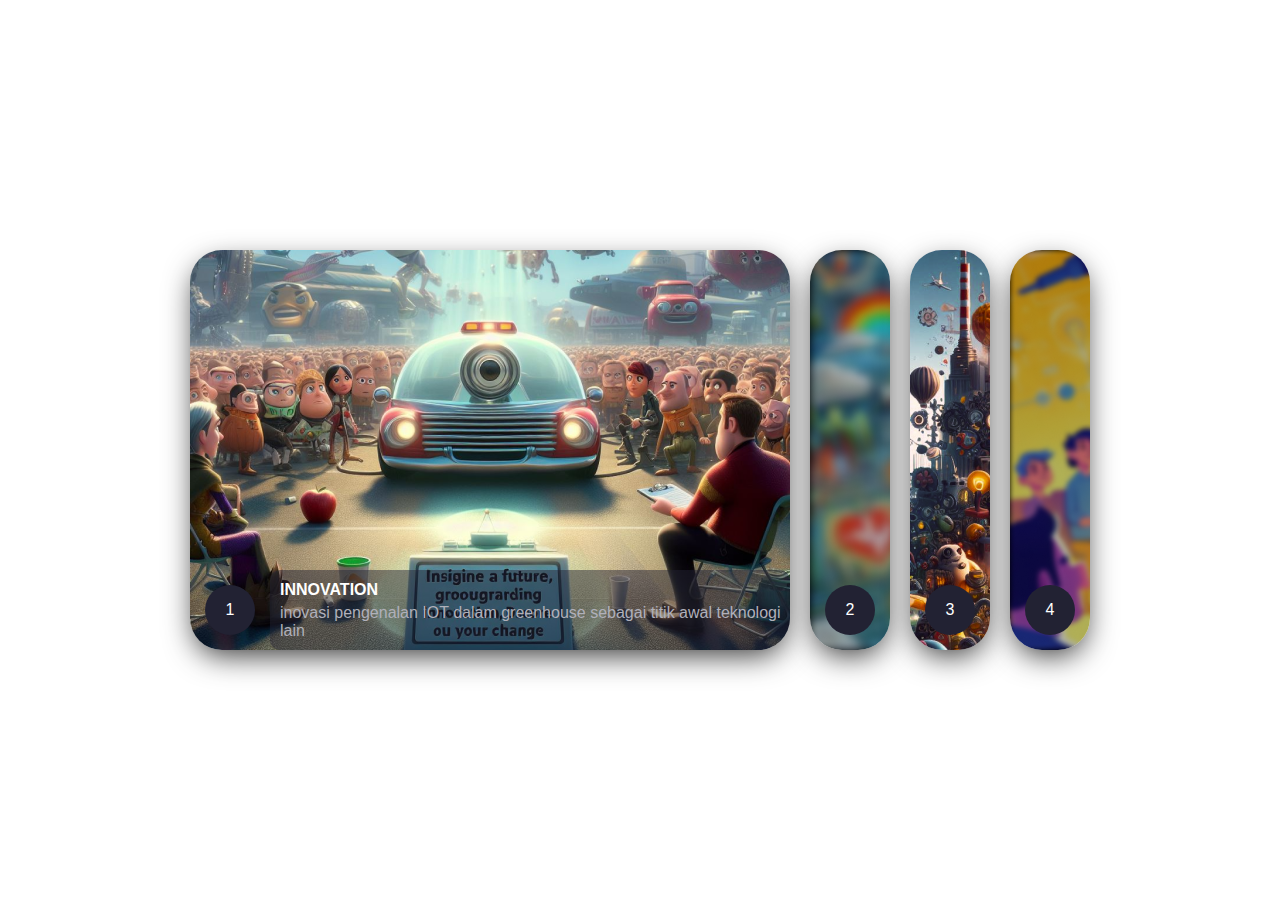
<file: cardinfo.html>
<!DOCTYPE html>
<html lang="en">
<head>
    <meta charset="UTF-8">
    <meta name="viewport" content="width=device-width, initial-scale=1.0">
    <link rel="stylesheet" href="cardinfo.css">
    <title>Animated Flex Cards</title>
</head>
<body>
    <div class="wrapper">
        <div class="container">
            <input type="radio" name="slide" id="c1" checked>
            <label for="c1" class="card">
                <div class="row">
                    <div class="icon">1</div>
                    <div class="description">
                        <h4>INNOVATION</h4>
                        <p>inovasi pengenalan IOT dalam greenhouse sebagai titik awal teknologi lain</p>
                    </div>
                </div>
            </label>
            <input type="radio" name="slide" id="c2" >
            <label for="c2" class="card">
                <div class="row">
                    <div class="icon">2</div>
                    <div class="description">
                        <h4>SMART</h4>
                        <p>Teknologi IOT yang dapat menentukan pilihan sang petani </p>
                    </div>
                </div>
            </label>
            <input type="radio" name="slide" id="c3" >
            <label for="c3" class="card">
                <div class="row">
                    <div class="icon">3</div>
                    <div class="description">
                        <h4>FUTURE</h4>
                        <p>perangkat keras dan lunak untuk keberlangsungan sistem dimasa depan</p>
                    </div>
                </div>
            </label>
            <input type="radio" name="slide" id="c4" >
            <label for="c4" class="card">
                <div class="row">
                    <div class="icon">4</div>
                    <div class="description">
                        <h4>TECHNOLOGY</h4>
                        <p>teknolgi yang mencampurkan internet dengan ekosistem tumbuhan </p>
                    </div>
                </div>
            </label>
        </div>
    </div>
</body>
</html>
</file>
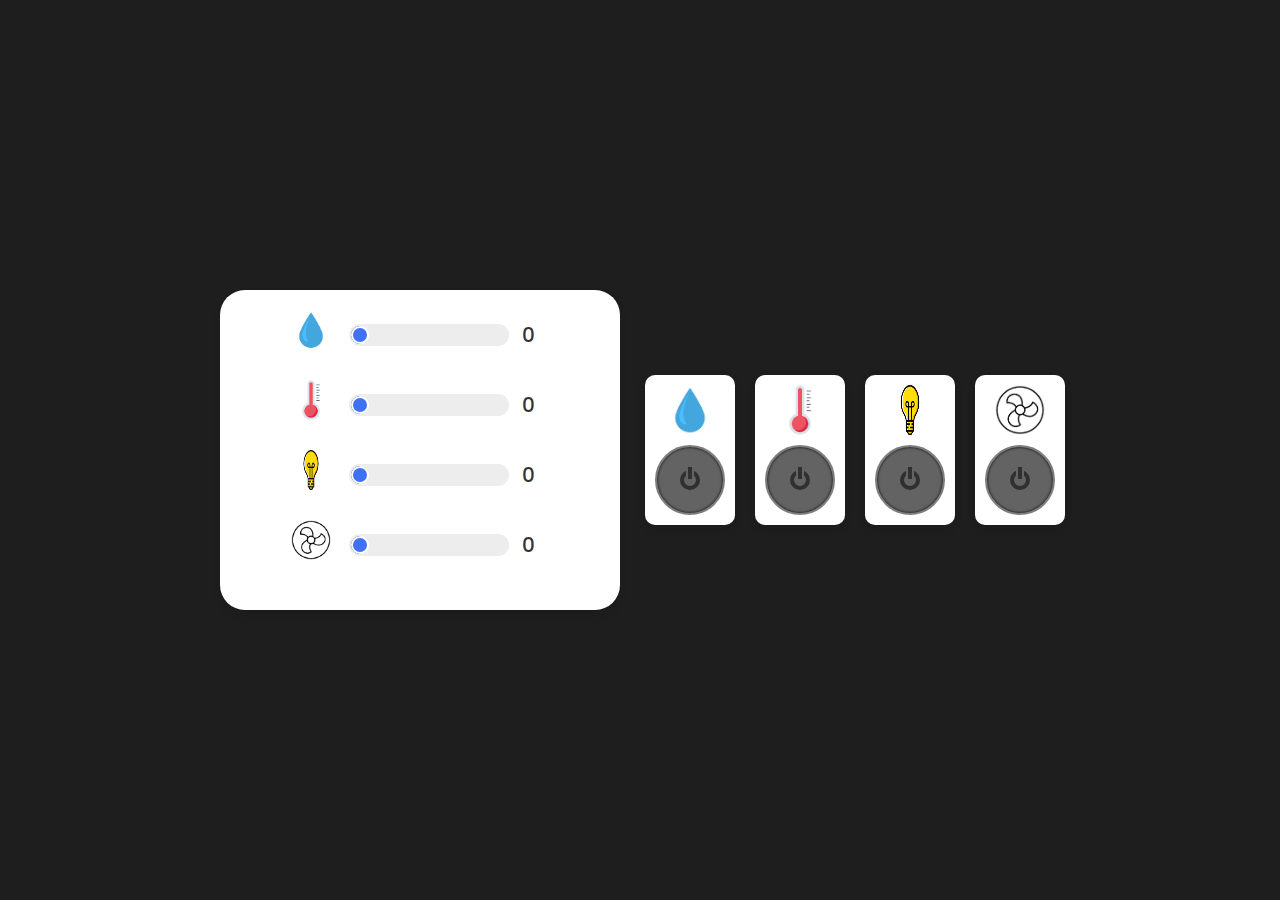
<file: controll.html>
<!DOCTYPE html>
<html lang="en">
  <head>
    <meta charset="UTF-8" />
    <meta http-equiv="X-UA-Compatible" content="IE=edge" />
    <meta name="viewport" content="width=device-width, initial-scale=1.0" />
    <title>Range Slider in HTML CSS & JavaScript</title>
    <!-- CSS -->
    <link rel="stylesheet" href="controll.css" />
    <!-- Unicons CSS -->
    <link
      rel="stylesheet"
      href="https://unicons.iconscout.com/release/v4.0.0/css/line.css"
    />
  </head>
  <body>


   

    <div class="wrapper">
      <div class="slider-item" data-icon="icon air.png">
        <img class="icon" src="assets/icon air.png" alt="Icon 1">
        <input type="range" min="0" step="1" max="100" value="0" />
        <span class="slide-value">0</span>
      </div>

      <div class="slider-item" data-icon="icon temp.png">
        <img class="icon" src="assets/icon kipas.png" alt="Icon 2">
        <input type="range" min="0" step="1" max="100" value="0" />
        <span class="slide-value">0</span>
      </div>

      <div class="slider-item" data-icon="icon lampu.png">
        <img class="icon" src="assets/icon lampu.png" alt="Icon 3">
        <input type="range" min="0" step="1" max="100" value="0" />
        <span class="slide-value">0</span>
      </div>

      <div class="slider-item" data-icon="icon kipas.png">
        <img class="icon" src="assets/icon temp.png" alt="Icon 4">
        <input type="range" min="0" step="1" max="100" value="0" />
        <span class="slide-value">0</span>
      </div>
    </div>


   
   
    <div class="card">
        <div class="card-content">
            <img src="assets/icon air.png" alt="Icon 1">
            <input type="checkbox" id="checkbox1" class="checkbox">
            <label for="checkbox1" class="switch">
                <div class="powersign"></div>
            </label>
        </div>
    </div>

    <div class="card">
        <div class="card-content">
            <img src="assets/icon temp.png" alt="Icon 2">
            <input type="checkbox" id="checkbox2" class="checkbox">
            <label for="checkbox2" class="switch">
                <div class="powersign"></div>
            </label>
        </div>
    </div>

    <div class="card">
        <div class="card-content">
            <img src="assets/icon lampu.png" alt="Icon 3">
            <input type="checkbox" id="checkbox3" class="checkbox">
            <label for="checkbox3" class="switch">
                <div class="powersign"></div>
            </label>
        </div>
    </div>

    <div class="card">
        <div class="card-content">
            <img src="assets/icon kipas.png" alt="Icon 4">
            <input type="checkbox" id="checkbox4" class="checkbox">
            <label for="checkbox4" class="switch">
                <div class="powersign"></div>
            </label>
        </div>
    </div>

    <script src="controll.js"></script>
  </body>
</html>
</file>
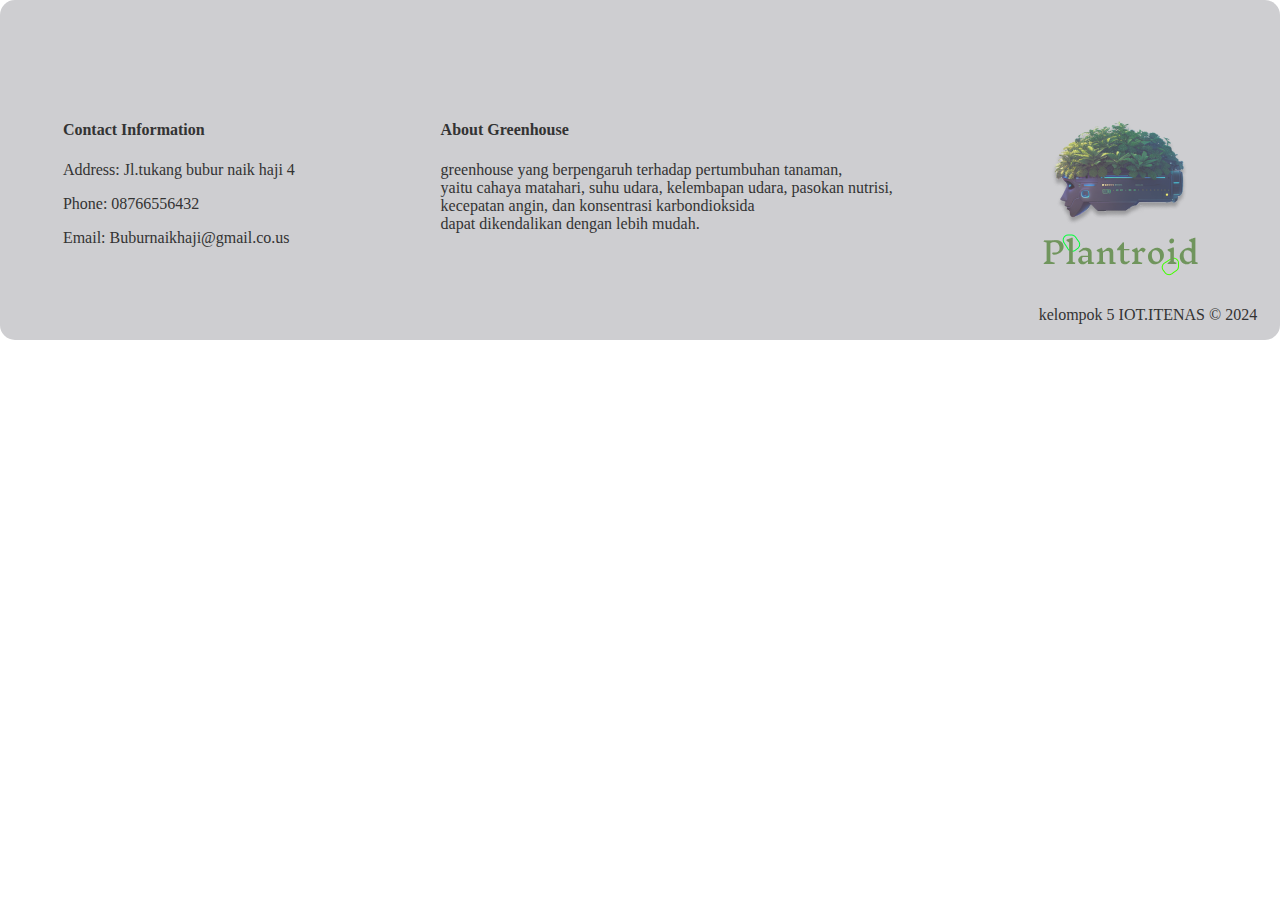
<file: footer.html>
<!DOCTYPE html>
<html lang="en">
<head>
  <meta charset="UTF-8">
  <meta name="viewport" content="width=device-width, initial-scale=1.0">
  <link rel="stylesheet" href="footer.css">
  <title>Your Website</title>
</head>
<body>
  <!-- Your website content goes here -->

  <footer>
    <div class="contact-info">
      <h4>Contact Information</h4>
      <p>Address: Jl.tukang bubur naik haji 4</p>
      <p>Phone: 08766556432</p>
      <p>Email: Buburnaikhaji@gmail.co.us</p>
    </div>

    <div class="about-greenhouse">
      <h4>About Greenhouse</h4>
      <p>greenhouse yang berpengaruh terhadap pertumbuhan tanaman, <br>yaitu cahaya matahari, suhu udara, kelembapan udara, pasokan nutrisi,<br> kecepatan angin, dan konsentrasi karbondioksida<br> dapat dikendalikan dengan lebih mudah.</p>
    </div>

    <div class="logo">
      <img src="assets/logo final.png" alt="Greenhouse Logo">
    </div>

    <!-- <div class="social-icons-container">
      <div class="social-icons">
        <a href="#" target="_blank"><img src="assets/icon/github.jpeg" alt="github"></a>
        <a href="#" target="_blank"><img src="assets/icon/IG.jpeg" alt="IG"></a>
        <a href="#" target="_blank"><img src="assets/icon/WA.jpeg" alt="Whatsapp"></a>
      </div>
    </div> -->

    <div class="served">
      <p>kelompok 5 IOT.ITENAS &copy; 2024</p>
    </div>
  </footer>

</body>
</html>
</file>
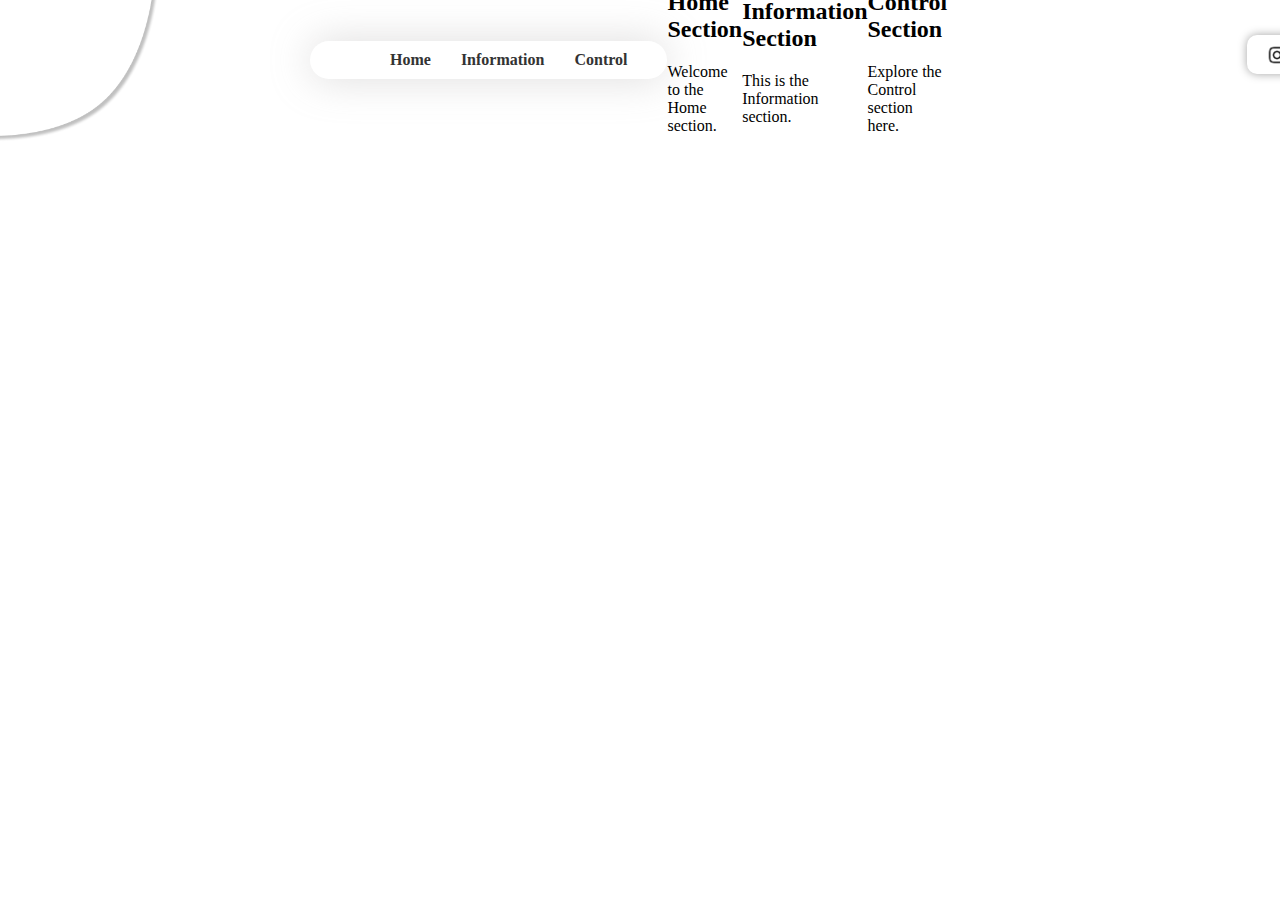
<file: header.html>
<!DOCTYPE html>
<html lang="en">
<head>
    <meta charset="UTF-8">
    <meta name="viewport" content="width=device-width, initial-scale=1.0">

    <link rel="stylesheet" href="header.css">

    <title>Plantroid</title>
</head>
<body>
   
    <div class="header">
        
        <img id="shape" src="assets/shape putih.png" alt="">
        
        <a href="#default" class="logo">
            <img id="logo_gambar" src="assets/logo final.png" alt="logo_web"></a>
            
            <div class="box">
                <ul class="nav">
                  <li><a href="#home">Home</a></li>
                  <li><a href="#information">Information</a></li>
                  <li><a href="#control">Control</a></li>
                </ul>
              </div>
              
              <div id="home" class="content">
                <h2>Home Section</h2>
                <p>Welcome to the Home section.</p>
              </div>
              
              <div id="information" class="content">
                <h2>Information Section</h2>
                <p>This is the Information section.</p>
              </div>
              
              <div id="control" class="content">
                <h2>Control Section</h2>
                <p>Explore the Control section here.</p>
              </div>

            <div class="box2">
                <ul class="icon" id="instagram-icon">
                    <li class="dropdown">
                        <a href="#">
                            <img src="assets/icon/IG.jpeg" alt="">
                        </a>
                        <ul class="dropdown-content">
                            <li><a href="#">Link 1</a></li>
                            <li><a href="#">Link 2</a></li>
                            <li><a href="#">Link 3</a></li>
                            <li><a href="#">Link 4</a></li>
                            <li><a href="#">Link 5</a></li>
                        </ul>
                    </li>
                    <li><a href=""><img src="assets/icon/github.jpeg" alt=""></a></li>
                    <li><a href=""><img src="assets/icon/WA.jpeg" alt=""></a></li>
                </ul>
            </div>
           
    </div> 

    <script src="script.js"></script>
    <script src="scripts.js"></script>
</body>
</html>
</file>
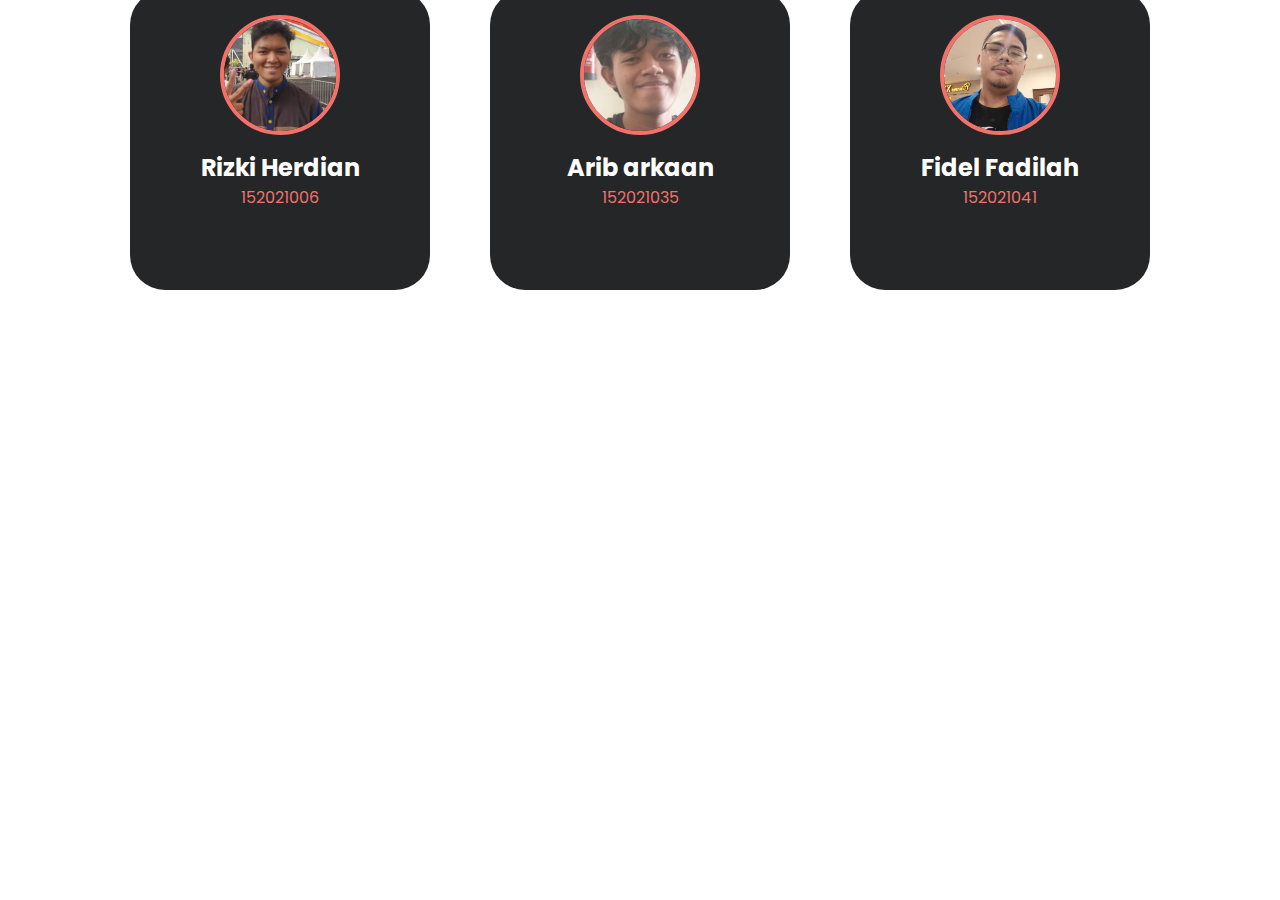
<file: profile.html>
<!DOCTYPE html>
<html lang="en">

<head>
    <meta charset="UTF-8" />
    <meta http-equiv="X-UA-Compatible" content="IE=edge" />
    <meta name="viewport" content="width=device-width, initial-scale=1.0" />
    <title>Profile Cards</title>
    <link rel="stylesheet" href="https://cdnjs.cloudflare.com/ajax/libs/font-awesome/6.0.0-beta2/css/all.min.css"
        integrity="sha512-YWzhKL2whUzgiheMoBFwW8CKV4qpHQAEuvilg9FAn5VJUDwKZZxkJNuGM4XkWuk94WCrrwslk8yWNGmY1EduTA=="
        crossorigin="anonymous" referrerpolicy="no-referrer" />
    <link rel="stylesheet" href="profile.css" />
</head>

<body>
    <div class="card">
        <div class="card__img">
            <img src="assets/herdi.png" alt="" />
        </div>
        <h2>Rizki Herdian</h2>
        <p>152021006</p>
        <div class="card__social">
            <a target="_black" href="https://www.instagram.com/mr.herdian1/?hl=id">
                <i class="fab fa-instagram"></i>
            </a>
            <a target="_black" href="#">
                <i class="fab fa-github"></i>
            </a>
        </div>

    </div>

    <!-- Repeat the above card structure for the next two profiles -->

    <!-- Second Card -->
    <div class="card">
        <div class="card__img">
            <img src="assets/arib.png" alt="" />
        </div>
        <h2>Arib arkaan</h2>
        <p>152021035</p>
        <div class="card__social">
            <a target="_black" href="https://www.instagram.com/aribarkan1/?hl=id">
                <i class="fab fa-instagram"></i>
            </a>
            <a target="_black" href="https://github.com/AribArkaan">
                <i class="fab fa-github"></i>
            </a>
        </div>

    </div>

    <!-- Third Card -->
    <div class="card">
        <div class="card__img">
            <img src="assets/fidel.png" alt="" />
        </div>
        <h2>Fidel Fadilah</h2>
        <p>152021041</p>
        <div class="card__social">
            <a target="_black" href="https://www.instagram.com/fidel_f_y/?hl=id">
                <i class="fab fa-instagram"></i>
            </a>
            <a target="_black" href="https://github.com/namndwebdev/html-css-js-thuc-chien">
                <i class="fab fa-github"></i>
            </a>
        </div>

    </div>

</body>

</html>
</file>
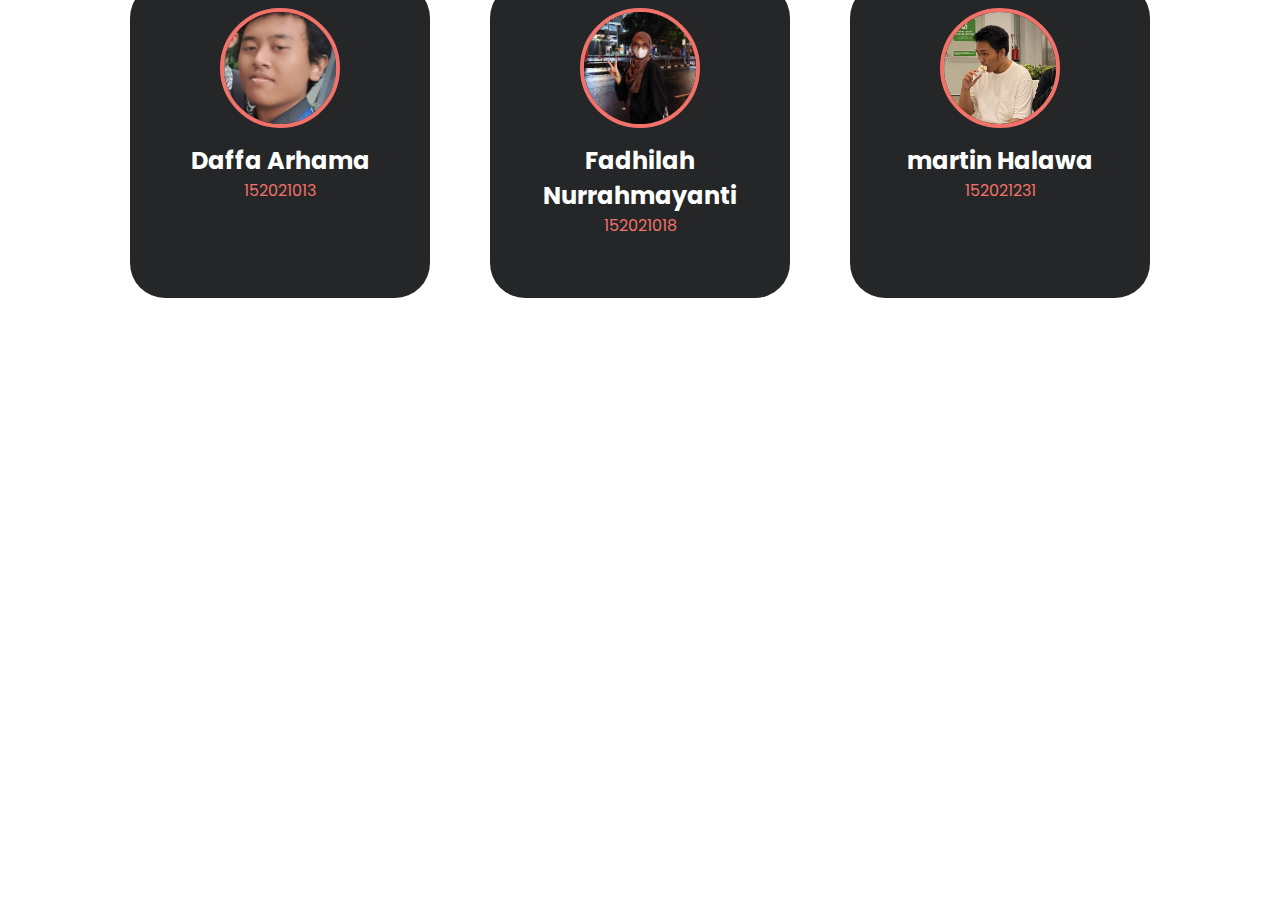
<file: profile2.html>
<!DOCTYPE html>
<html lang="en">

<head>
    <meta charset="UTF-8" />
    <meta http-equiv="X-UA-Compatible" content="IE=edge" />
    <meta name="viewport" content="width=device-width, initial-scale=1.0" />
    <title>Profile Cards</title>
    <link rel="stylesheet" href="https://cdnjs.cloudflare.com/ajax/libs/font-awesome/6.0.0-beta2/css/all.min.css"
        integrity="sha512-YWzhKL2whUzgiheMoBFwW8CKV4qpHQAEuvilg9FAn5VJUDwKZZxkJNuGM4XkWuk94WCrrwslk8yWNGmY1EduTA=="
        crossorigin="anonymous" referrerpolicy="no-referrer" />
    <link rel="stylesheet" href="profile.css" />
</head>

<body>
    <!-- Fourth Card -->
    <div class="card-card">
        <div class="card__img">
            <img src="assets/daffa.png" alt="" />
        </div>
        <h2>Daffa Arhama</h2>
        <p>152021013</p>
        <div class="card__social">
            <a target="_black" href="https://www.instagram.com/daffa_arhama/?hl=id">
                <i class="fab fa-instagram"></i>
            </a>
            <a target="_black" href="#">
                <i class="fab fa-github"></i>
            </a>
        </div>

    </div>

    <!-- Fifth Card -->
    <div class="card-card">
        <div class="card__img">
            <img src="assets/dila.png" alt="" />
        </div>
        <h2> Fadhilah Nurrahmayanti</h2>
        <p>152021018</p>
        <div class="card__social">
            <a target="_black" href="https://www.instagram.com/fadhilaanr/?hl=id">
                <i class="fab fa-instagram"></i>
            </a>
            <a target="_black" href="#">
                <i class="fab fa-github"></i>
            </a>
        </div>

    </div>

    <!-- Sixth Card -->
    <div class="card-card">
        <div class="card__img">
            <img src="assets/martin.jpg" alt="" />
        </div>
        <h2>martin Halawa</h2>
        <p>152021231</p>
        <div class="card__social">
            <a target="_black" href="https://www.instagram.com/martinhlw_/?hl=id">
                <i class="fab fa-instagram"></i>
            </a>

            <a target="_black" href="#">
                <i class="fab fa-github"></i>
            </a>
        </div>

    </div>
</body>

</html>
</file>
<file: cardinfo.css>
* {
    box-sizing: border-box;
    margin: 0;
    padding: 0;
    font-family: Arial, Helvetica, sans-serif;
}



.wrapper {
    width: 100%;
    height: 100vh;
    display: flex;
    align-items: center;
    justify-content: center;
}

.container {
    height: 400px;
    display: flex;
    flex-wrap: nowrap;
    justify-content: start;
}

.card {
    width: 80px;
    border-radius: .75rem;
    background-size: cover;
    cursor: pointer;
    overflow: hidden;
    border-radius: 2rem;
    margin: 0 10px;
    display: flex;
    align-items: flex-end;
    transition: .6s cubic-bezier(.28,-0.03,0,.99);
    box-shadow: 0px 10px 30px -5px rgba(0,0,0,0.8);
}

.card > .row {
    color: white;
    display: flex;
    flex-wrap: nowrap;
}

.card > .row > .icon {
    background: #223;
    color: white;
    border-radius: 50%;
    width: 50px;
    display: flex;
    justify-content: center;
    align-items: center;
    margin: 15px;
}

.card > .row > .description {
    background-color: rgba(34, 34, 51, 0.486);
    display: flex;
    justify-content: center;
    flex-direction: column;
    overflow: hidden;
    height: 80px;
    width: 520px;
    opacity: 0;
    transform: translateY(30px);
    transition-delay: .3s;
    transition: all .3s ease;
    border-radius: 10px;
}

.description p {
    color: #b0b0ba;
    padding-top: 5px;
    padding-left: 10px;
}

.description h4 {
    text-transform: uppercase;
    padding-left: 10px;
}




input {
    display: none;
}

input:checked + label {
    width: 600px;
}

input:checked + label .description {
    opacity: 1 !important;
    transform: translateY(0) !important;
}

.card[for="c1"] {
    background-image: url('assets/inovasi.png');
}
.card[for="c2"] {
    background-image: url('assets/smartfinal.png');
}
.card[for="c3"] {
    background-image: url('assets/future.png');
}
.card[for="c4"] {
    background-image: url('assets/teknologi\ 2.png');
}
</file>
<file: controll.css>
/* Google Fonts - Poppins */
@import url("https://fonts.googleapis.com/css2?family=Poppins:wght@300;400;500;600&display=swap");

* {
  margin: 0;
  padding: 0;
  box-sizing: border-box;
  font-family: "Poppins", sans-serif;
}

body {
  min-height: 100vh;
  display: flex;
  align-items: center;
  justify-content: center;
  background-color: #1f1e1e;
}


.wrapper {
  display: flex;
  flex-direction: column;
  align-items: center;
  justify-content: center;
  margin: 0 15px;
  max-width: 400px;
  width: 100%;
  padding: 20px;
  border-radius: 25px;
  background: #fff;
  box-shadow: 0 5px 10px rgba(0, 0, 0, 0.1);
}

.slider-item {
  display: flex;
  align-items: center;
  margin-bottom: 20px;
}

.slider-item img.icon {
  margin-right: 10px;
  width: 40px;
  height: 40px;
}

.slider-item input {
  max-width: 200px;
  width: 100%;
  margin: 0 10px;
  appearance: none;
  height: 18px;
  border-radius: 25px;
  background-color: #ededed;
  box-shadow: 0 0 0 2px #ededed;
  overflow: hidden;
  cursor: pointer;
}

input::-webkit-slider-thumb {
  appearance: none;
  height: 18px;
  width: 18px;
  border-radius: 50%;
  border: 2px solid #fff;
  background-color: #4070f4;
  box-shadow: -208px 0 0 200px #4070f4;
}

.slider-item .slide-value {
  font-size: 20px;
  font-weight: 500;
  color: #333;
  width: 70px;
  text-align: center;
  margin-left: -10px;
}




/* button toogel */

.card {
    display: flex;
    border-radius: 10px;
    overflow: hidden;
    box-shadow: 0 4px 8px rgba(0, 0, 0, 0.1);
    margin: 10px;
    align-items: center;
}

.card-content {
    position: relative;
    display: flex;
    flex-direction: column;
    align-items: center;
    padding: 10px;
    background-color: #ffffff; /* Ganti dengan warna background yang diinginkan */
}

img {
    width: 50px; /* Sesuaikan ukuran ikon */
    height: 50px; /* Sesuaikan ukuran ikon */
    margin-bottom: 10px;
}

.checkbox {
    display: none;
}

.switch {
    position: relative;
    width: 70px;
    height: 70px;
    background-color: rgb(99, 99, 99);
    border-radius: 50%;
    z-index: 1;
    cursor: pointer;
    display: flex;
    align-items: center;
    justify-content: center;
    border: 2px solid rgb(126, 126, 126);
    box-shadow: 0px 0px 3px rgb(2, 2, 2) inset;
}

.powersign {
    position: relative;
    width: 30%;
    height: 30%;
    border: 4px solid rgb(48, 48, 48);
    border-radius: 50%;
    display: flex;
    align-items: center;
    justify-content: center;
}

.powersign::before {
    content: "";
    width: 8px;
    height: 100%;
    background-color: rgb(99, 99, 99);
    position: absolute;
    top: -60%;
    z-index: 2;
}

.powersign::after {
    content: "";
    width: 4px;
    height: 100%;
    background-color: rgb(48, 48, 48);
    position: absolute;
    top: -60%;
    z-index: 3;
}

.checkbox:checked + .switch .powersign {
    border: 4px solid rgb(255, 255, 255);
    box-shadow: 0px 0px 10px rgb(151, 243, 255),
        0px 0px 5px rgb(151, 243, 255) inset;
}

.checkbox:checked + .switch .powersign::after {
    background-color: rgb(255, 255, 255);
    box-shadow: 0px 0px 5px rgb(151, 243, 255);
}

.checkbox:checked + .switch {
    box-shadow: 0px 0px 1px rgb(151, 243, 255) inset,
        0px 0px 2px rgb(151, 243, 255) inset,
        0px 0px 10px rgb(151, 243, 255) inset,
        0px 0px 40px rgb(151, 243, 255),
        0px 0px 100px rgb(151, 243, 255),
        0px 0px 5px rgb(151, 243, 255);
    border: 2px solid rgb(255, 255, 255);
    background-color: rgb(146, 180, 184);
}

.checkbox:checked + .switch .powersign::before {
    background-color: rgb(146, 180, 184);
}

.graph {
    width: 100%;
    height: 50px;
    margin-top: 5px; /* Atur sesuai kebutuhan Anda */
    background-color: #f0f0f0; /* Warna latar belakang grafik */
  }
</file>
<file: footer.css>
body {
    margin: 0;
    padding: 0;
  }
  
  footer {

    background-color: #ceced1;
    color: #fff;
    padding: 20px;
    display: flex;
    flex-wrap: wrap;
    justify-content: space-around;
    align-items: flex-start;
    position: relative;
    border-radius: 15px;
    height: 300px;
  }
  
  .contact-info,
  .about-greenhouse {
    margin-top: 80px;
    
    color: #333;
  }
  
  .about-greenhouse, .contact-info{
    padding-right: 60px;
    color: #333;
  }

  .logo {
    flex: 1 1 200px;
    margin: 10px;
    position: absolute;
    top: 50%;
    transform: translateY(-50%);
    right: 0;
    margin-top: 80px;
  }
  
  .logo img {
    max-width: 100%;
    margin-top: -90px;
    margin-right: 50px;
    padding-bottom: 40px;
    display: flex;
    align-items: center;
  }
  /* Add the icon animation styles */

.social-icons img {
  width: 30px;
  height: 30px;
  margin-bottom: 10px;
  border-radius: 50%;
  transition: transform 0.3s ease, background-color 0.3s ease;
}

.social-icons a:hover img {
  background-color: #ccc;
  transform: scale(1.1);
}

.social-icons-container {
  display: flex;
  align-items: center;
  margin-top: 10px;
  margin-right: 100px;
}

.social-icons {
  background-color: #fff;
  border-radius: 10px;
  overflow: hidden;
  display: flex;
  flex-direction: column;
  align-items: center;
  padding: 10px;
}

.social-icons a {
  text-decoration: none;
  color: #333;
}

  .served {
    margin-right: -40px;
    margin-top: 270px;
    color: #333;
  }
</file>
<file: header.css>
body {
    width: 0xp;
    height: 0px;
    padding: 0px;
    margin: 0px;
}

.header {
    display: flex;
    justify-content: space-between;
    padding: 10px;
    align-items: center;
    height: 100%;
    margin-top: 50px;
    margin-left: -10px;
}

/* gambat logo */

#logo_gambar {
    width: 100px;
    height: auto;
    margin-left: -295px;
    margin-top: -5px;
    position: relative;
    z-index: 1;
}

#shape {
    width: 200px; /* Sesuaikan lebar sesuai kebutuhan */
    height: auto; /* Menyesuaikan tinggi secara proporsional */
    margin-left: -40px;
}

/* nav menu */


.box {
    align-items: center;
    width: fit-content;
    padding: 10px;
    box-shadow: 0 0 40px rgba(206, 204, 204, 0.685); /* Efek drop shadow */
    border-radius: 40px;
    background-color: #ffffff;
    margin-left: 150px;
}

.box2 {
    width: fit-content;
    padding: 10px;
    padding-bottom: 0px;
    box-shadow: 0 0 10px rgba(0, 0, 0, 0.363); /* Efek drop shadow */
    margin-left: 300px;
    border-radius: 10px;
    background-color: #ffffff;
    margin-top: -12px;
}



.nav {
    list-style: none;
    display: flex;
    margin: 0;
    margin-right: 30px;
}

.nav li {
    margin-left: 30px;
    position: relative;
}

.nav a {
    text-decoration: none;
    color: #333;
    font-weight: bold;
    overflow: hidden; /* Menyembunyikan overflow dari pseudo-element */
}

.nav li::before {
    content: '';
    position: absolute;
    bottom: -13px;
    width: 0;
    height: 4px;
    background-color: rgb(95, 182, 24);
    transition: width 0.3s ease, left 0.3s ease;
    transform: translate( 0, -50%);
    border-radius: 20px; 
    
}


.nav li:hover::before {
    width: 100%;
    left: 0;
}


/* hover text */
.nav a:hover {
    color: rgb(95, 182, 24);
}



/* profile button */

.box2 p {

    font-family: 'Cuprum', sans-serif;
    font-family: 'Varela Round', sans-serif;
    margin-bottom: 0px;
    padding: 5px;
    margin-top: -9px;
   
  }

p a {
    color: #333; /* Warna default */
    position: relative;
    text-decoration: none;
  }
  
  p a:hover {
    color: rgb(95, 182, 24); /* Warna saat dihover */
    text-decoration: none;
  }
  
  p a::before {
    content: '';
    position: absolute;
    bottom: -8px;
    width: 0;
    height: 4px;
    background-color: rgb(95, 182, 24);
    transition: width 0.3s ease, left 0.3s ease;
    transform: translate( 0, -50%);
    border-radius: 20px; 
  }
  
  p a:hover::before {
    width: 100%;
    left: 0;
  }




/* Icon */

.icon {
    list-style: none;
    padding: 0px;
    display: flex;
    margin-left: auto;
    margin-top: -5px;               
    margin-right: 0px;
    margin-bottom: 0px;
}

.icon li {
    margin-left: 5px;
}

.icon a {
    display: inline-block;
    position: relative;
}

.icon img {
    width: 30px;
    height: auto;
    border-radius: 50%; 
    transition: transform 0.3s ease, background-color 0.3s ease; 

}

.icon a:hover img {
    background-color: #ffffff;
    transform: scale(1.1); 
}

.font {
height: auto;
width: 300px;

}

.dropdown {
    position: relative;
    display: inline-block;
}

.dropdown-content {
    display: none;
    position: absolute;
    background-color: #f9f9f9;
    min-width: 160px;
    box-shadow: 0px 8px 16px 0px rgba(0, 0, 0, 0.2);
    z-index: 1;
}

.dropdown-content li {
    display: block;
}

.dropdown:hover .dropdown-content {
    display: block;
}
</file>
<file: profile.css>
@import url('https://fonts.googleapis.com/css?family=Poppins:400,500,600,700&display=swap');

:root {
    --pink-color: #f2726a;
}

* {
    margin: 0;
    padding: 0;
    box-sizing: border-box;
    font-family: 'Poppins', sans-serif;
}

body {
    height: 300px;
    display: flex;
    justify-content: center;
    align-items: center;
}

.card {
    width: 300px;
    height: 300px;
    border-radius: 35px;
    text-align: center;
    background-color: #242628;
    overflow: hidden;
    margin: 0 30px;
    margin-bottom: 20px;
    /* Added margin between cards */
}

.card__img {
    width: 120px;
    height: 120px;
    overflow: hidden;
    transition: 0.25s;
    margin: 0 auto;
    transform: translateY(25px);
    border-radius: 50%;
    border: 4px solid var(--pink-color);
    cursor: pointer;
}


.card-card__img {
    width: 120px;
    height: 120px;
    overflow: hidden;
    transition: 0.25s;
    margin: 0 auto;
    transform: translateY(25px);
    border-radius: 50%;
    border: 4px solid var(--pink-color);
    cursor: pointer;
}


.card__img:hover {
    width: 100%;
    height: 100%;
    border-radius: unset;
    border: unset;
    transform: unset;
}


.card-card__img:hover {
    width: 100%;
    height: 100%;
    border-radius: unset;
    border: unset;
    transform: unset;
}


img {
    width: 100%;
    height: 100%;
    object-fit: cover;
    object-position: center;
}

h2 {
    color: white;
    margin-top: 40px;
}

p {
    color: var(--pink-color);
}

.card__social a {
    text-decoration: none;
    color: white;
    margin: 25px 20px 40px;
    display: inline-block;
    font-size: 18px;
    transition: 0.25s;
}

.card-card__social a {
    text-decoration: none;
    color: white;
    margin: 25px 20px 40px;
    display: inline-block;
    font-size: 18px;
    transition: 0.25s;
}

.card__social a:hover {
    color: var(--pink-color);
}


.card-card__social a:hover {
    color: var(--pink-color);
}


button {
    outline: none;
    border: none;
    color: white;
    background-color: transparent;
    border: 1px solid var(--pink-color);
    padding: 10px 20px;
    border-radius: inherit;
    cursor: pointer;
    transition: 0.25s;
}

button:hover {
    background-color: var(--pink-color);
}


.card-card {
    width: 300px;
    height: 315px;
    border-radius: 35px;
    text-align: center;
    background-color: #242628;
    overflow: hidden;
    margin: 0 30px;
    margin-bottom: 20px;
    /* Added margin between cards */

}
</file>
